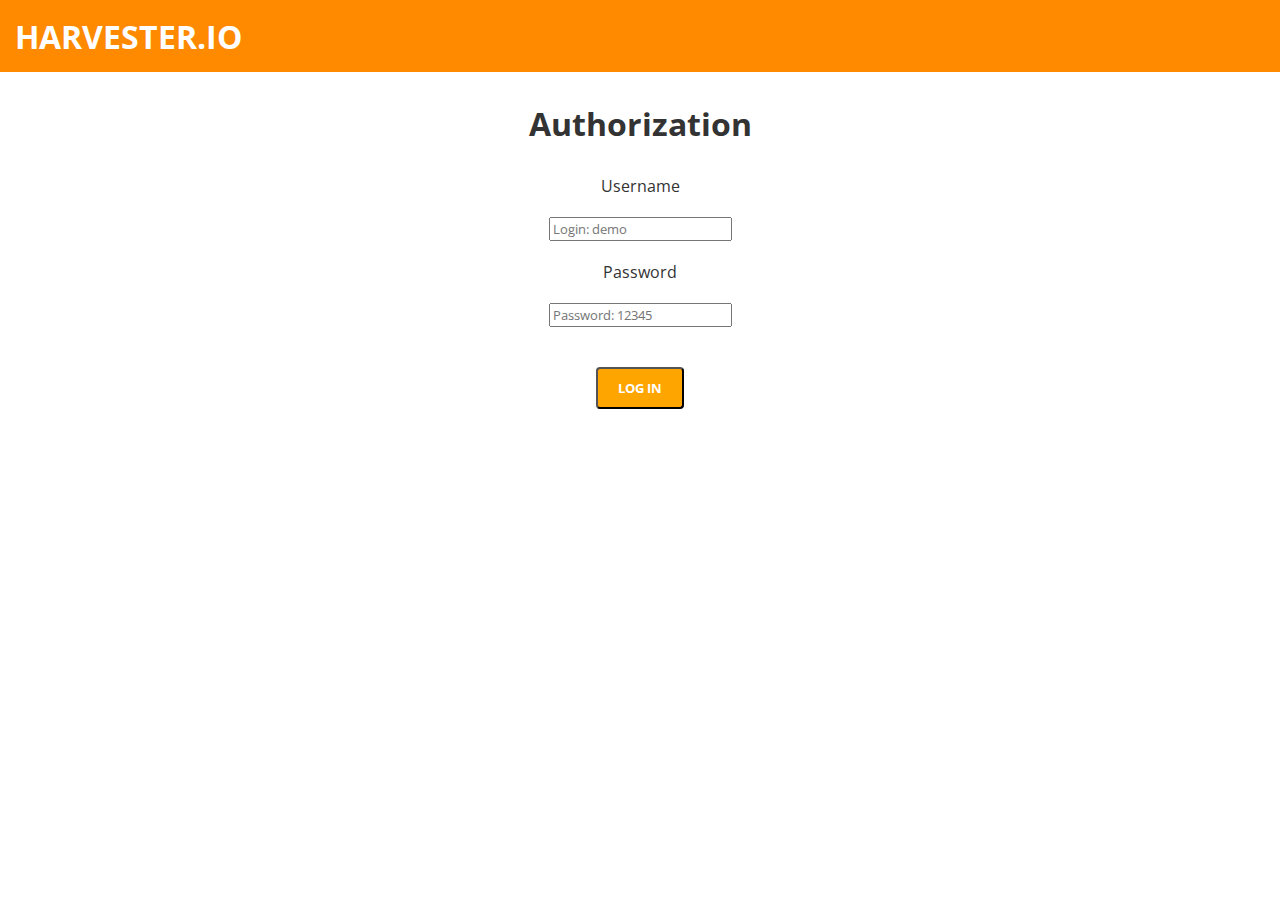
<file: index.html>
<!DOCTYPE html>
<html lang="en">

<head>
    <meta charset="UTF-8">
    <meta name="viewport" content="width=device-width, initial-scale=1.0">
    <title>Log In</title>
    <link rel="stylesheet" type="text/css" href="index.css">
    <link rel="preconnect" href="https://fonts.googleapis.com">
    <link rel="preconnect" href="https://fonts.gstatic.com" crossorigin>
    <link href="https://fonts.googleapis.com/css2?family=Open+Sans:wght@500;600;800&display=swap" rel="stylesheet">
</head>

<body>
<header>
    <h1>HARVESTER.IO</h1>
    <div id="header-container">
        <div class="fullscreen-button"></div>
        <div id="settings-btn">
            <span></span>
        </div>
    </div>
</header>
<main>
    <div class="wrapper">
        <div class="container">
            <h1>Authorization</h1>
            <form id="login-form">
                <label for="username">Username</label>
                <input type="text" id="username" name="username" placeholder="Login: demo">
                <label for="password">Password</label>
                <input type="password" id="password" name="password" placeholder="Password: 12345">
                <button type="submit">Log In</button>
            </form>
            <p id="error-message"></p>
        </div>
    </div>
</main>
<script src="index.js"></script>
</body>

</html>
</file>
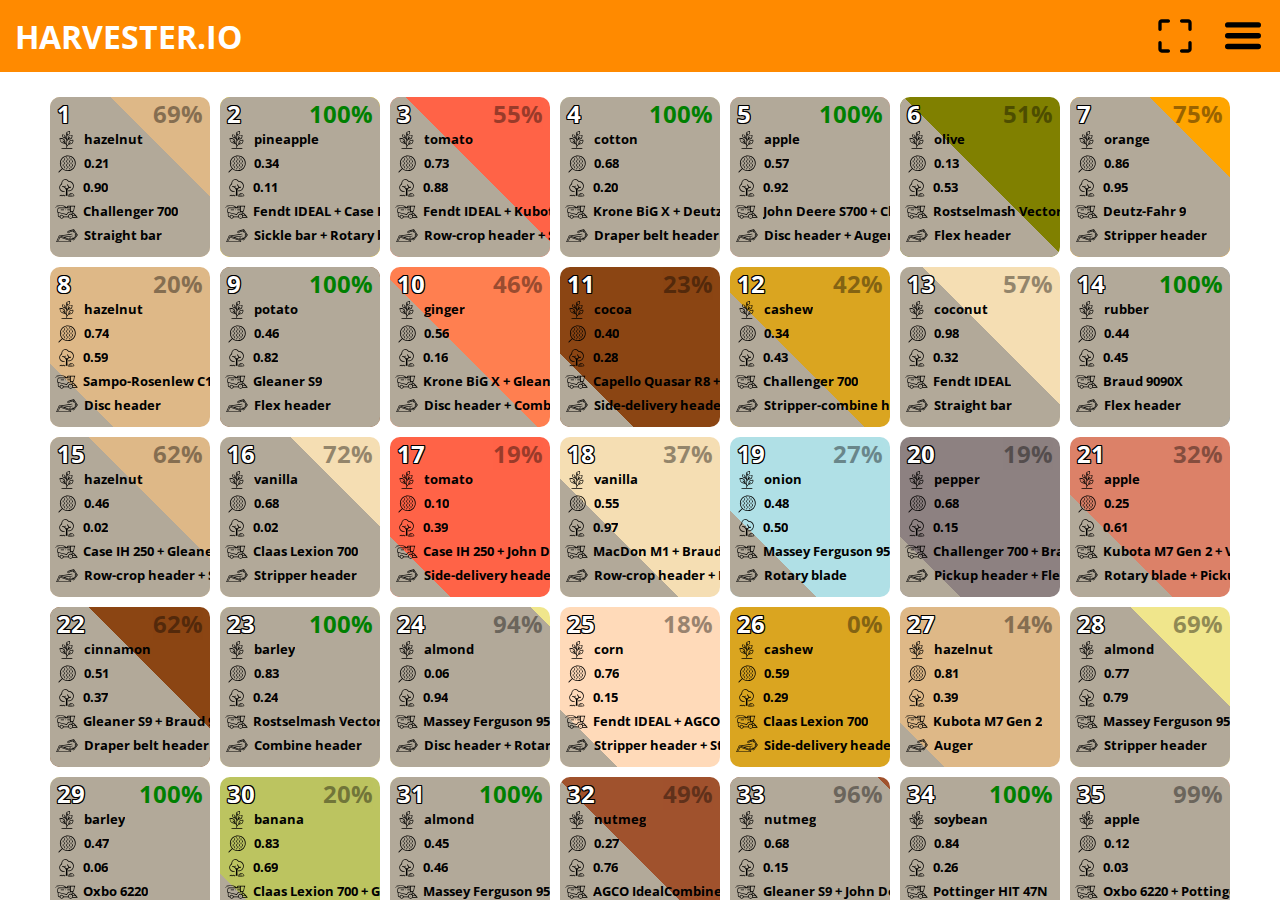
<file: app.html>
<!DOCTYPE html>
<html lang="en">

<head>
    <meta charset="UTF-8">
    <title>Harvester.io</title>
    <meta name="viewport" content="width=device-width, initial-scale=1.0">
    <link rel="stylesheet" type="text/css" href="style.css">
    <link rel="icon" href="favicon.ico" type="image/x-icon">
    <link rel="preconnect" href="https://fonts.googleapis.com">
    <link rel="preconnect" href="https://fonts.gstatic.com" crossorigin>
    <link href="https://fonts.googleapis.com/css2?family=Open+Sans:wght@500;600;800&display=swap" rel="stylesheet">
</head>

<body>
<header>
    <h1>HARVESTER.IO</h1>
    <div id="header-container">
        <div class="fullscreen-button"></div>
        <div id="settings-btn">
            <span></span>
        </div>
    </div>
</header>
<div id="extraBtnZone"></div>
<div class="wrapper">
    <div id="settings">
        <div id="menuTabs">
            <div id="visualTab" onclick="changeCurrentTab('visual')">VISUAL</div>
            <div id="sortingTab" onclick="changeCurrentTab('sorting')">SORTING</div>
            <div id="miscTab" onclick="changeCurrentTab('misc')">MISC</div>
        </div>
        <div id="settingsContent">
            <div id="visualContent">
                <div class="settingsRow">
                    <div onclick="showSpecificFields('all')">Show All</div>
                    <div onclick="showSpecificFields('completed')">Completed</div>
                    <div onclick="showSpecificFields('inProgress')">In progress</div>
                </div>
                <div class="settingsRow">
                    <div onclick="toggleProgress()">Remove/Show 'COMPLETED' layer</div>
                </div>
                <div class="settingsRow">
                    <label for="mySelect">Show crop:</label>
                    <select id="mySelect" oninput="showOnlyThisCrop(value);">
                        <option>None</option>
                    </select>
                </div>
                <div class="settingsRow">'COMPLETED' Layer:
                    <div onclick="setProgressLayerAngle('+')">+45°</div>
                    <div class="doneLayerPosition"></div>
                    <div onclick="setProgressLayerAngle('-')">-45°</div>
                    <input id="doneLayerColor" type="color" value="#A18353" oninput="updateDoneColor(value)">
                </div>
            </div>
            <div id="sortingContent">
                <div onclick="sortBy('ID','asc')">ID ↑</div>
                <div onclick="sortBy('ID','desc')">ID ↓</div>
                <div onclick="sortBy('Density','asc')">Density ↑</div>
                <div onclick="sortBy('Density','desc')">Density ↓</div>
                <div onclick="sortBy('Complexity','asc')">Complexity ↑</div>
                <div onclick="sortBy('Complexity','desc')">Complexity ↓</div>
                <div onclick="sortBy('Progress','asc')">Progress ↑</div>
                <div onclick="sortBy('Progress','desc')">Progress ↓</div>
            </div>
            <div id="miscContent">
                <label for="fileUpload" id="fileUploadName" class="file-upload-label settingsButton">Upload CSV file
                    and display</label>
                <input id="fileUpload" type="file" accept=".csv, .CSV, .txt" onchange="parseThisFile(event)">
                <div onclick="generateCSV('file')">Show <span id="slider-value-display">1</span> random fields and
                    download generated mockup CSV </div>
                <div class="slider-container">
                    <label for="myRange" class="slider-value">Choose number of fields to generate:</label>
                    <input type="range" min="1" max="255" value="1" class="slider" id="myRange">
                </div>
                <div onclick="downloadDefaultCSV()">Download default 'demo' CSV</div>
                <div id="logout-button">Log Out</div>
                <p style="font-size: xx-small">Version v0.5.4</p>
            </div>
        </div>
    </div>
    <main>
        <button id="open-modal" style="display: none"></button>
        <div id="modal-container">
            <div id="modal">
                <button id="close-modal" style="display: none">Close</button>
            </div>
        </div>
        <div id="grid-container"></div>
    </main>
</div>
<script src="fieldCSV.js"></script>
<script src="script.js"></script>
</body>

</html>
</file>
<file: index.css>
:root {
	--main-color: #FF8A00;
	--second-color: #FFAD4D;
	--background: #FFFFFF;
	--hover-color: #B6B6B6;
	--done-color: #a18353;
	--done-percent-opacity: 0.4;
	--bt-color: orange;
	--done-degree: 45deg;
}

* {
	margin: 0 0;
	font-family: 'Open Sans';
}

body {
	background-color: var(--background);
	font-family: 'Open Sans';
	font-size: 16px;
	color: #333;
}

h1 {
	padding: 0 15px 0 15px;
}

#header-container {
	display: flex;
	align-items: center;
	gap: 30px;
}

header {
	background-color: var(--main-color);
	color: white;
	display: flex;
	justify-content: space-between;
	align-items: center;
	position: fixed;
	height: 8vh;
	width: 100%;
	z-index: 1000;
}

form {
	display: flex;
	flex-direction: column;
	align-items: center;
}

label,
input {
	display: block;
	margin-bottom: 20px;
}

.wrapper {
	height: 92vh;
	max-width: 100vw;
	position: absolute;
	top: 8vh;
	width: 100%;
}

.container {
	max-width: 960px;
	margin: 0 auto;
	padding: 30px;
	text-align: center;
}

#login-form {
	margin: 30px 0 0 0;
}

button {
	margin-top: 20px;
	background-color: #FFA500;
	color: #fff;
	padding: 10px 20px;
	border-radius: 4px;
	text-transform: uppercase;
	font-weight: bold;
	text-decoration: none;
}

button:hover {
	background-color: #a18353;
}

#error-message {
	color: red;
	font-weight: bold;
	margin: 20px 0 0 0;
}
</file>
<file: style.css>
:root {
    --main-color: #FF8A00;
    --second-color: #FFAD4D;
    --background: #FFFFFF;
    --hover-color: #B6B6B6;
    --process-layer-color: #B2A999;
    --process-layer-opacity: 0.4;
    --bt-color: orange;
    --process-layer-angle: 45deg;
}

* {
    margin: 0 0;
    font-family: 'Open Sans';
}

/* Native elements */

body {
    background-color: var(--background);
    font-family: 'Open Sans';
}

html {
    background-color: var(--background);
}

h1 {
    color: white;
    margin-left: 15px;
}

header {
    background-color: var(--main-color);
    display: flex;
    justify-content: space-between;
    align-items: center;
    position: fixed;
    height: 8vh;
    width: 100%;
    z-index: 1000;
}

label {
    font-size: small;
}

img {
    height: 20px;
}

input[type="file"] {
    display: none;
}

/* Other elements */

.wrapper {
    height: 92vh;
    max-width: 100vw;
    position: absolute;
    top: 8vh;
    width: 100%;
}

#mySelect {
    border: none;
    border-radius: 10px;
    padding: 5px;
    background: var(--bt-color);
    outline: none;
    color: white;
    font-size: small;
}

#mySelect option {
    background: var(--bt-color);
}

#mySelect option:hover {
    background-color: var(--second-color);
}

#visualContent {
    flex-direction: column;
}

#sortingContent,
#miscContent {
    flex-direction: column;
    gap: 10px;
    overflow: hidden;
    width: 100%;
}

#visualContent div:hover,
#sortingContent div:hover,
#miscContent div:hover {
    background-color: var(--second-color);
}

#visualContent div,
#sortingContent div,
#miscContent div {
    color: white;
    cursor: pointer;
    padding: 10px;
    text-align: left;
    font-size: 12px !important;
    background-color: var(--bt-color);
    border-radius: 10px;
    border: none;
}

#sortingContent,
#visualContent {
    flex-direction: row !important;
    flex-wrap: wrap;
}

#menuTabs div {
    padding: 0 10px 0 10px;
    background: var(--second-color);
    border-radius: 10px;
    font-weight: bold;
    text-align: center;
    cursor: pointer;
}

input[type="color"] {
    border: none;
    outline: none;
}

.settingsRow {
    display: flex;
    flex-direction: row;
    align-items: center;
    align-content: stretch;
    gap: 10px;
    width: 100%;
    background: none !important;
    cursor: unset !important;
    padding: 0 0 10px 0 !important;
}

.doneLayerPosition {
    height: 20px;
    width: 20px;
    background-image: linear-gradient(var(--process-layer-angle), var(--process-layer-color) 50%, transparent 0%);
}

#settingsContent {
    background: var(--main-color);
    border-radius: 20px;
    padding: 20px;
    display: flex;
    flex-direction: column;
    color: #FFFFFF;
    text-align: left;
}

#settings {
    background-color: white;
    display: none;
    flex-direction: column;
    color: black;
    padding: 0 20px 20px 20px;
    position: absolute;
    z-index: 100;
    border-radius: 0 0 0 20px;
    transition: 0.5s;
    visibility: hidden;
    opacity: 0;
    right: 0;
    min-width: 320px;
    max-width: 400px;
    overflow: hidden;
}

#extraBtnZone {
    position: absolute;
    z-index: 10000;
    right: 0;
    width: 42px;
    height: 8vh;
    margin-right: 15px;
    cursor: pointer;
}

#settings-btn {
    transition: all 0.1s;
    position: relative;
    transition-duration: 0s;
    height: 10px;
    cursor: pointer;
    transform: scale(0.6);
    margin-right: 55px;
}

#settings-btn span {
    height: 9px;
    width: 60px;
    background-color: #000000;
    border-radius: 20px;
    position: absolute;
    transition-duration: .25s;
}

#settings-btn span:before {
    left: 0;
    position: absolute;
    top: -18px;
    height: 9px;
    width: 60px;
    background-color: #000000;
    content: "";
    border-radius: 20px;
    transition-duration: .25s;
    transition: transform .25s, top .25s .25s;
}

#settings-btn span:after {
    left: 0;
    position: absolute;
    top: 18px;
    height: 9px;
    width: 60px;
    background-color: #000000;
    content: "";
    border-radius: 20px;
    transition-duration: .25s;
    transition: transform .25s, top .25s .25s;
}

#settings-btn.open span {
    transition-duration: 0.1s;
    background: transparent;
}

#settings-btn.open span:before {
    transition: top .25s, transform .25s .25s;
    top: 0;
    transform: rotateZ(-45deg);
}

#settings-btn.open span:after {
    transition: top 0.4s, transform .25s .25s;
    top: 0;
    transform: rotateZ(45deg);
}

#element p {
    margin: 0;
}

#grid-container {
    max-height: 92vh;
    overflow: auto;
    transition: 0.5s;

}

.grid {
    display: grid;
    grid-template-columns: repeat(auto-fit, minmax(160px, 160px));
    grid-gap: 10px;
    padding: 25px;
    background-color: var(--background);
    justify-content: center;
}

.gradient-bg {
    margin: 50px 0 0 50px;
    height: 500px;
    width: 500px;
}

.first-row {
    display: flex;
    justify-content: space-between;
    width: 100%;
}

.first-row h2:last-child {
    display: none;
    mix-blend-mode: unset;
    opacity: 0;
    transition: 1s;
}

.doneLayerIsHidden {
    background: none !important;
}

#modal-container {
    visibility: hidden;
    position: fixed;
    z-index: 9999;
    left: 0;
    top: 0;
    width: 100%;
    height: 100%;
    overflow: auto;
    background-color: rgba(0, 0, 0, 0.5);
    opacity: 0;
    transition: opacity 0.3s ease-in-out;
}

.modalOpen {
    opacity: 1 !important;
    transition: opacity 0.3s ease-in-out;
}

#modal {
    border-radius: 20px;
    box-shadow: 0 0 10px rgba(0, 0, 0, 0.5);
    max-width: 90%;
    max-height: 90%;
    overflow: auto;
    padding: 20px;
    position: absolute;
    top: 50%;
    left: 50%;
    transform: translate(-50%, -50%);
    visibility: inherit;
    width: 350px;
}

#close-modal {
    margin-top: 10px;
}

.second-row h5 {
    overflow: hidden;
    max-width: 100%;
    width: fit-content;
    white-space: nowrap;
    --slide-distance: 0;
}

.textLimit,
.textLimitR {
    overflow: hidden;
    width: 100%;
}

.Crop,
.Density,
.Complexity,
.Harvester,
.Header {
    display: flex;
    height: 100%;
    gap: 5px;
}

#menuTabs {
    display: flex;
    width: 100%;
    color: #ffffff;
    flex-direction: row;
    justify-content: space-around;
    padding: 10px 0 10px 0;
}

.second-row {
    display: flex;
    flex-direction: column;
    align-items: flex-start;
    padding-left: 5px;
    gap: 4px;
}

.fieldBackground {
    width: 100%;
    height: 100%;
    background-size: 100% 100%;
    animation: gradient-animation 2s;
    background-repeat: no-repeat;
    opacity: 1;
    display: flex;
    transition-duration: 2s;
    /* justify-content: space-between; */
    flex-direction: column;
}

.fieldBackground h2 {
    padding: 0 7px 0 7px;
}

.grid-item {
    display: flex;
    justify-content: center;
    align-items: center;
    border-radius: 10px;
    box-sizing: border-box;
    overflow: hidden;
    aspect-ratio: 1 / 1;
    opacity: 0;
    transition: 0.5s;
    cursor: pointer;
}

.grid-item p {
    margin: 0;
    text-align: center;
    overflow: hidden;
    white-space: nowrap;
    text-overflow: ellipsis;
    font-size: 14px;
}

.file-upload-label {
    background-color: var(--bt-color);
    color: white;
    cursor: pointer;
    border: none;
    padding: 5px 10px 5px 10px;
    border-radius: 10px;
}

.file-upload-label:hover {
    background-color: var(--second-color);
}

.slider {
    -webkit-appearance: none;
    width: 100%;
    height: 20px;
    background: #ddd;
    outline: none;
    opacity: 0.7;
    -webkit-transition: .2s;
    transition: opacity .2s;
    border-radius: 10px;
}

#slider-value-display {
    font-weight: bold;
    color: red;
}

.slider-value {
    font-size: x-small;
    padding: 5px;
}

.slider:hover {
    opacity: 1;
}

.slider::-webkit-slider-thumb {
    -webkit-appearance: none;
    appearance: none;
    width: 20px;
    height: 20px;
    border-radius: 5px;
    background: red;
    cursor: pointer;
}

#warningNotFound {
    width: 90%;
    height: 200px;
    padding-top: 50px;
    text-align: center;
    color: black;
    margin-left: auto;
    margin-right: auto;
}

.slider::-moz-range-thumb {
    width: 20px;
    height: 20px;
    background: red;
    cursor: pointer;
}

#header-container {
    display: flex;
    align-items: center;
    gap: 30px;
}

.fullscreen-button {
    width: 40px;
    height: 40px;
    background-image: url("media/fullscreen.svg");
    background-size: cover;
    cursor: pointer;
}

.body:-webkit-full-screen {
    width: 100%;
    height: 100%;
}

.body:-moz-full-screen {
    width: 100%;
    height: 100%;
}

.body:-ms-fullscreen {
    width: 100%;
    height: 100%;
}

.body:fullscreen {
    width: 100%;
    height: 100%;
}

.login-form {
    max-width: 400px;
    margin: 0 auto;
    padding: 40px;
    border: 1px solid #ccc;
    background-color: #fff;
    border-radius: 5px;
}

.login-form h2 {
    text-align: center;
    margin-bottom: 30px;
    color: #ff8300;
}

.form-group {
    margin-bottom: 20px;
}

.form-group label {
    display: block;
    margin-bottom: 5px;
    font-weight: bold;
    color: #ff8300;
}

.form-control {
    display: block;
    width: 100%;
    height: 40px;
    padding: 5px 10px;
    font-size: 16px;
    line-height: 1.5;
    color: #555;
    background-color: #fff;
    border: 1px solid #ccc;
    border-radius: 5px;
}

.btn-primary {
    display: block;
    width: 100%;
    height: 40px;
    padding: 5px 10px;
    font-size: 16px;
    font-weight: bold;
    line-height: 1.5;
    color: #fff;
    background-color: #ff8300;
    border: none;
    border-radius: 5px;
    cursor: pointer;
}

.btn-primary:hover {
    background-color: #e65c00;
}

/* Scrollbar style */
::-webkit-scrollbar {
    width: 12px;
}

::-webkit-scrollbar-track {
    background: rgba(255, 255, 255, 0);
}

::-webkit-scrollbar-thumb {
    background-color: var(--main-color);
    border-radius: 10px;
}

#mySelect::-webkit-scrollbar {
    width: 12px;
    background: var(--bt-color);
}

#mySelect::-webkit-scrollbar-track {
    background: rgba(255, 255, 255, 0);
}

#mySelect::-webkit-scrollbar-thumb {
    background-color: var(--main-color);
    border-radius: 10px;
}

/* Animations */
@keyframes scroll {
    0% {
        transform: translateX(0);
    }

    25% {
        transform: translateX(var(--slide-distance));
    }

    50% {
        transform: translateX(var(--slide-distance));
    }

    75% {
        transform: translateX(0);
    }

    100% {
        transform: translateX(0);
    }
}

@keyframes gradient-animation {
    0% {
        opacity: 0;
    }

    100% {
        opacity: 1;
    }
}

/* Media */
@media only screen and (max-height: 470px) {
    .fullscreen-button {
        transform: scale(0.6);
    }
}

@media only screen and (max-width: 450px) {
    #settings {
        width: 90%;
        margin-left: auto;
        margin-right: auto;
    }

    header h1 {
        font-size: x-large;
    }

    #visualContent,
    #sortingContent,
    #miscContent {
        margin-left: auto;
        margin-right: auto;
    }
}
</file>
